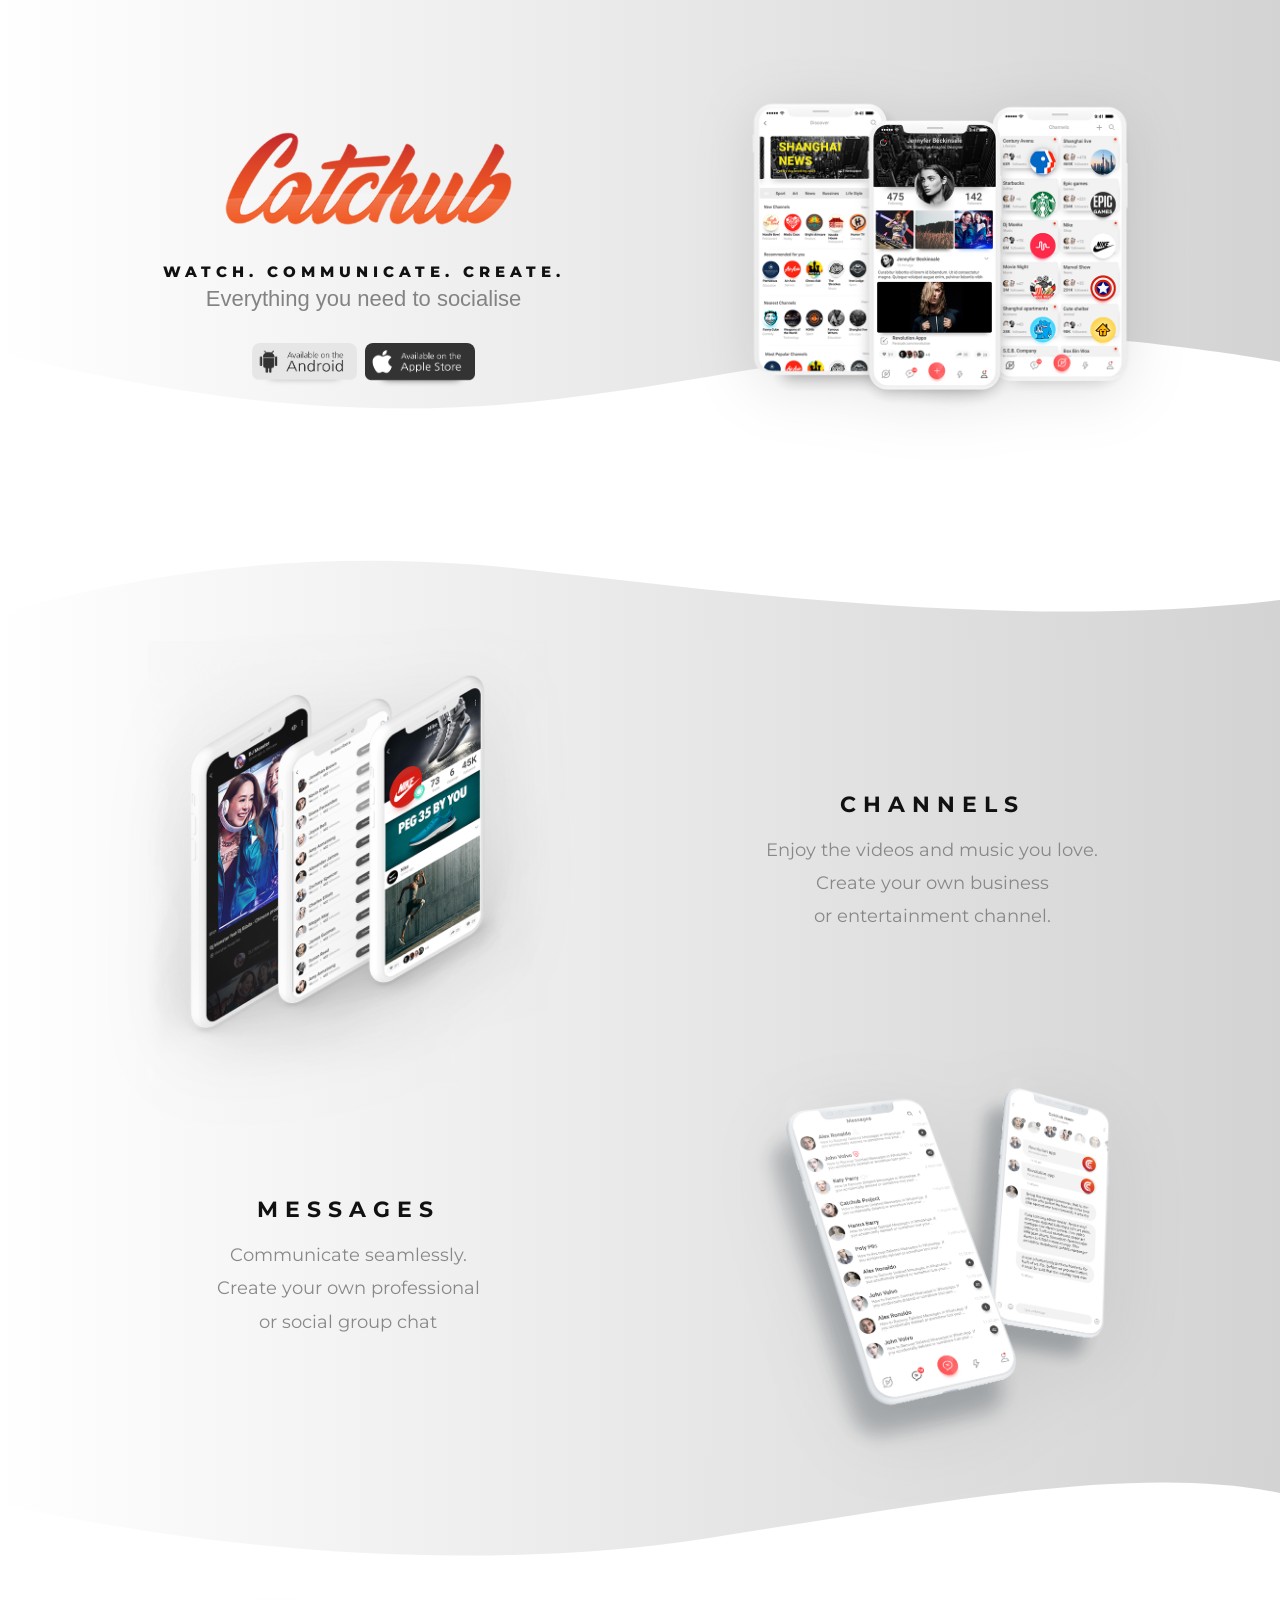
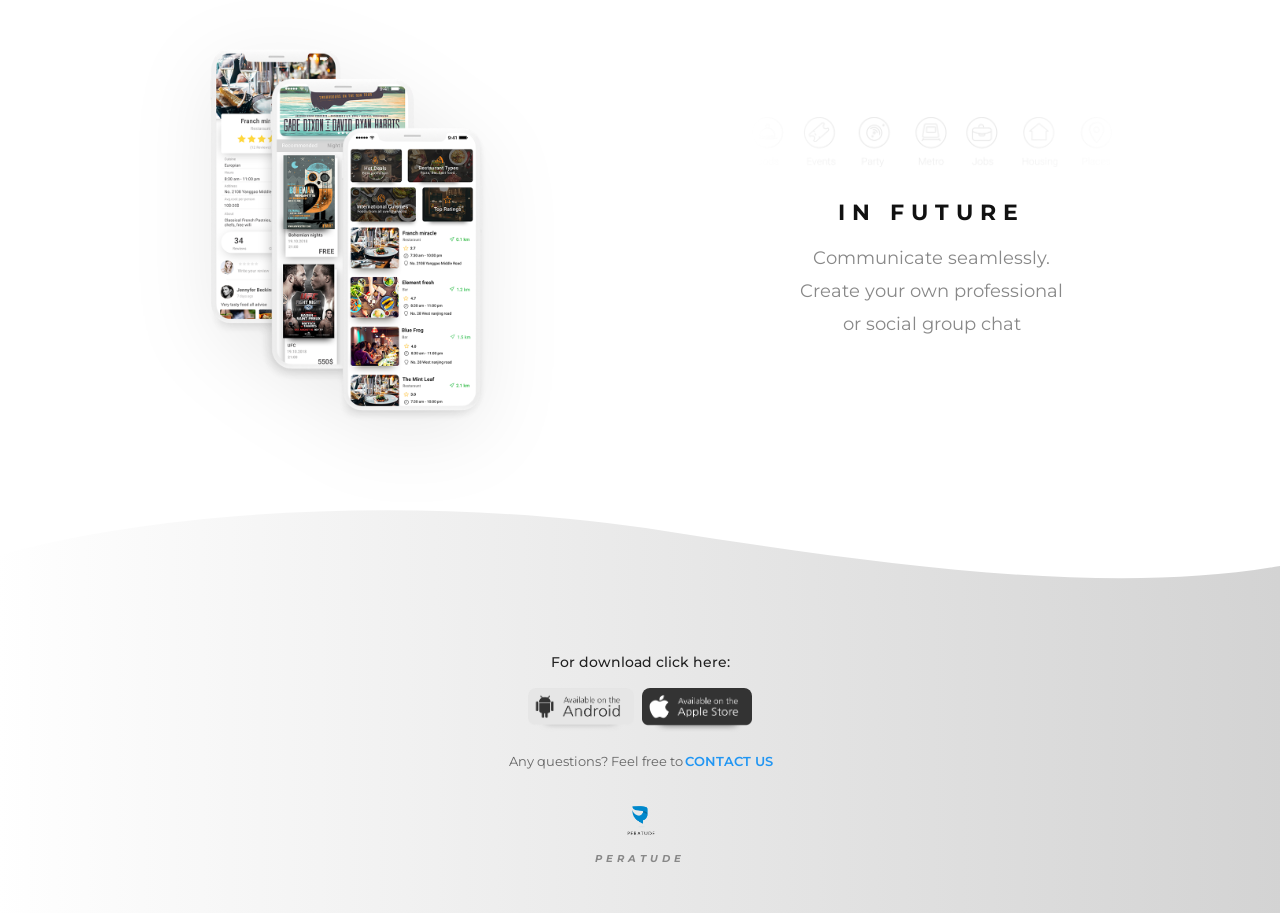
<file: task2_/index.html>
<!DOCTYPE html>
<html lang="en">
<head>
  <meta charset="UTF-8" />
  <meta name="viewport" content="width=device-width, initial-scale=1.0"/>
  <title>Catchhub – Watch. Communicate. Create.</title>
  <link href="https://fonts.googleapis.com/css2?family=Montserrat:wght@300;400;500;600;700;800&display=swap" rel="stylesheet"/>
  <link rel="stylesheet" href="style.css">
</head>
<body>

  <!-- ══════════ HERO ══════════
       gradient: white(left) → #D3D3D3(right)
       phones sit ON TOP of the bottom wave
  -->
  <article class="hero-wrapper">
    <section class="hero">
      <article class="hero-left">
        <figure class="hero-logo"><img src="./Design.jpg/logo.png" alt="Catchhub" /></figure>
        <p class="hero-tagline">Watch. Communicate. Create.</p>
        <p class="hero-sub">Everything you need to socialise</p>
        <nav class="store-buttons">
          <figure class="store-btn"><img src="./Design.jpg/play_store.png" alt="Android" /></figure>
          <figure class="store-btn"><img src="./Design.jpg/app_store.png" alt="App Store" /></figure>
        </nav>
      </article>
      <figure class="hero-right">
        <img src="./Design.jpg/top_screens.png" alt="App screens" />
      </figure>
    </section>

    <!--
      Bottom wave of Hero:
      Single big smooth hump — rises from left edge,
      peaks at ~55% across, drops back to right.
      The phone image overlaps this wave from above (z-index:2 on phones).
    -->
    <figure class="hero-wave">
      <svg viewBox="0 0 1440 130" xmlns="http://www.w3.org/2000/svg" preserveAspectRatio="none" height="130">
        <path d="
          M0,0
          L0,60
          C180,100 380,130 600,110
          C820,90  1050,30  1280,50
          C1360,58 1410,65 1440,70
          L1440,130 L0,130 Z
        " fill="#ffffff"/>
      </svg>
    </figure>
  </article>

  <!-- ══════════ WHITE GAP ══════════
       Pure white breathing space, no content
  -->
  <aside class="white-gap"></aside>

  <!-- ══════════ CHANNELS + MESSAGES BAND ══════════
       Top wave: white → gray band
  -->
  <figure class="band-wave-top">
    <svg viewBox="0 0 1440 110" xmlns="http://www.w3.org/2000/svg" preserveAspectRatio="none" height="110">
      <!-- gray fills from bottom, wave cuts into white above -->
      <path d="
        M0,110
        L0,70
        C200,20  450,0   700,30
        C950,60  1200,90 1440,55
        L1440,110 Z
      " fill="white"/>
      <!-- left side stays white longer due to gradient feel -->
      <path d="
        M0,110
        L0,80
        C150,40  350,10  600,35
        C850,60  1150,95 1440,65
        L1440,110 Z
      " fill="url(#topBandGrad)"/>
      <defs>
        <linearGradient id="topBandGrad" x1="0" y1="0" x2="1" y2="0">
          <stop offset="0%"   stop-color="#ffffff"/>
          <stop offset="100%" stop-color="#D3D3D3"/>
        </linearGradient>
      </defs>
    </svg>
  </figure>

  <!-- gray band with channels + messages -->
  <section class="channels-messages-band">

    <!-- CHANNELS -->
    <section class="channels-section">
      <figure class="channels-image">
        <img src="./Design.jpg/sec_screens.png" alt="Channels" />
      </figure>
      <article class="channels-text">
        <h2 class="section-title">Channels</h2>
        <p class="section-desc">
          Enjoy the videos and music you love.<br/>
          Create your own business<br/>
          or entertainment channel.
        </p>
      </article>
    </section>

    <!-- MESSAGES -->
    <section class="messages-section">
      <article class="messages-text">
        <h2 class="section-title">Messages</h2>
        <p class="section-desc">
          Communicate seamlessly.<br/>
          Create your own professional<br/>
          or social group chat
        </p>
      </article>
      <figure class="messages-image">
        <img src="./Design.jpg/thhh_screens.png" alt="Messages" />
      </figure>
    </section>

  </section>

  <!-- Bottom wave: gray band → white (In Future section) -->
  <figure class="band-wave-bottom">
    <svg viewBox="0 0 1440 110" xmlns="http://www.w3.org/2000/svg" preserveAspectRatio="none" height="110">
      <path d="
        M0,0
        L0,50
        C250,100 550,120 800,85
        C1050,50 1280,10 1440,40
        L1440,0 Z
      " fill="url(#bottomBandGrad)"/>
      <path d="
        M0,110
        L1440,110
        L1440,40
        C1280,10  1050,50 800,85
        C550,120  250,100 0,50 Z
      " fill="#ffffff"/>
      <defs>
        <linearGradient id="bottomBandGrad" x1="0" y1="0" x2="1" y2="0">
          <stop offset="0%"   stop-color="#ffffff"/>
          <stop offset="100%" stop-color="#D3D3D3"/>
        </linearGradient>
      </defs>
    </svg>
  </figure>

  <!-- ══════════ IN FUTURE ══════════
       White background, curvy top already done by wave above
  -->
  <section class="future-section">
    <figure class="future-phones">
      <img src="./Design.jpg/for_screens.png" alt="Future features" />
    </figure>
    <article class="future-content">
      <figure class="future-icons">
        <img src="./Design.jpg/vectors.png" alt="Future icons" />
      </figure>
      <h2 class="section-title">In Future</h2>
      <p class="section-desc">
        Communicate seamlessly.<br/>
        Create your own professional<br/>
        or social group chat
      </p>
    </article>
  </section>

  <!-- ══════════ FOOTER WAVE ══════════
       white → gray gradient wave going into footer
  -->
  <figure class="footer-wave-top">
    <svg viewBox="0 0 1440 110" xmlns="http://www.w3.org/2000/svg" preserveAspectRatio="none" height="110">
      <path d="
        M0,110
        L0,60
        C200,10  500,0   750,35
        C1000,70 1250,100 1440,70
        L1440,110 Z
      " fill="url(#footerWaveGrad)"/>
      <defs>
        <linearGradient id="footerWaveGrad" x1="0" y1="0" x2="1" y2="0">
          <stop offset="0%"   stop-color="#ffffff"/>
          <stop offset="100%" stop-color="#D3D3D3"/>
        </linearGradient>
      </defs>
    </svg>
  </figure>

  <!-- ══════════ FOOTER ══════════
       gradient: white(left) → #D3D3D3(right)
  -->
  <footer class="footer-cta">
    <p class="footer-download-label">For download click here:</p>
    <nav class="store-buttons">
      <figure class="store-btn"><img src="./Design.jpg/play_store.png" alt="Android" /></figure>
      <figure class="store-btn"><img src="./Design.jpg/app_store.png" alt="App Store" /></figure>
    </nav>
    <p class="footer-contact">
      Any questions? Feel free to <a href="#">CONTACT US</a>
    </p>
    <address class="footer-brand">
      <img src="./Design.jpg/peratude.png" alt="Peratude" />
      <span>Peratude</span>
    </address>
  </footer>

</body>
</html>
</file>
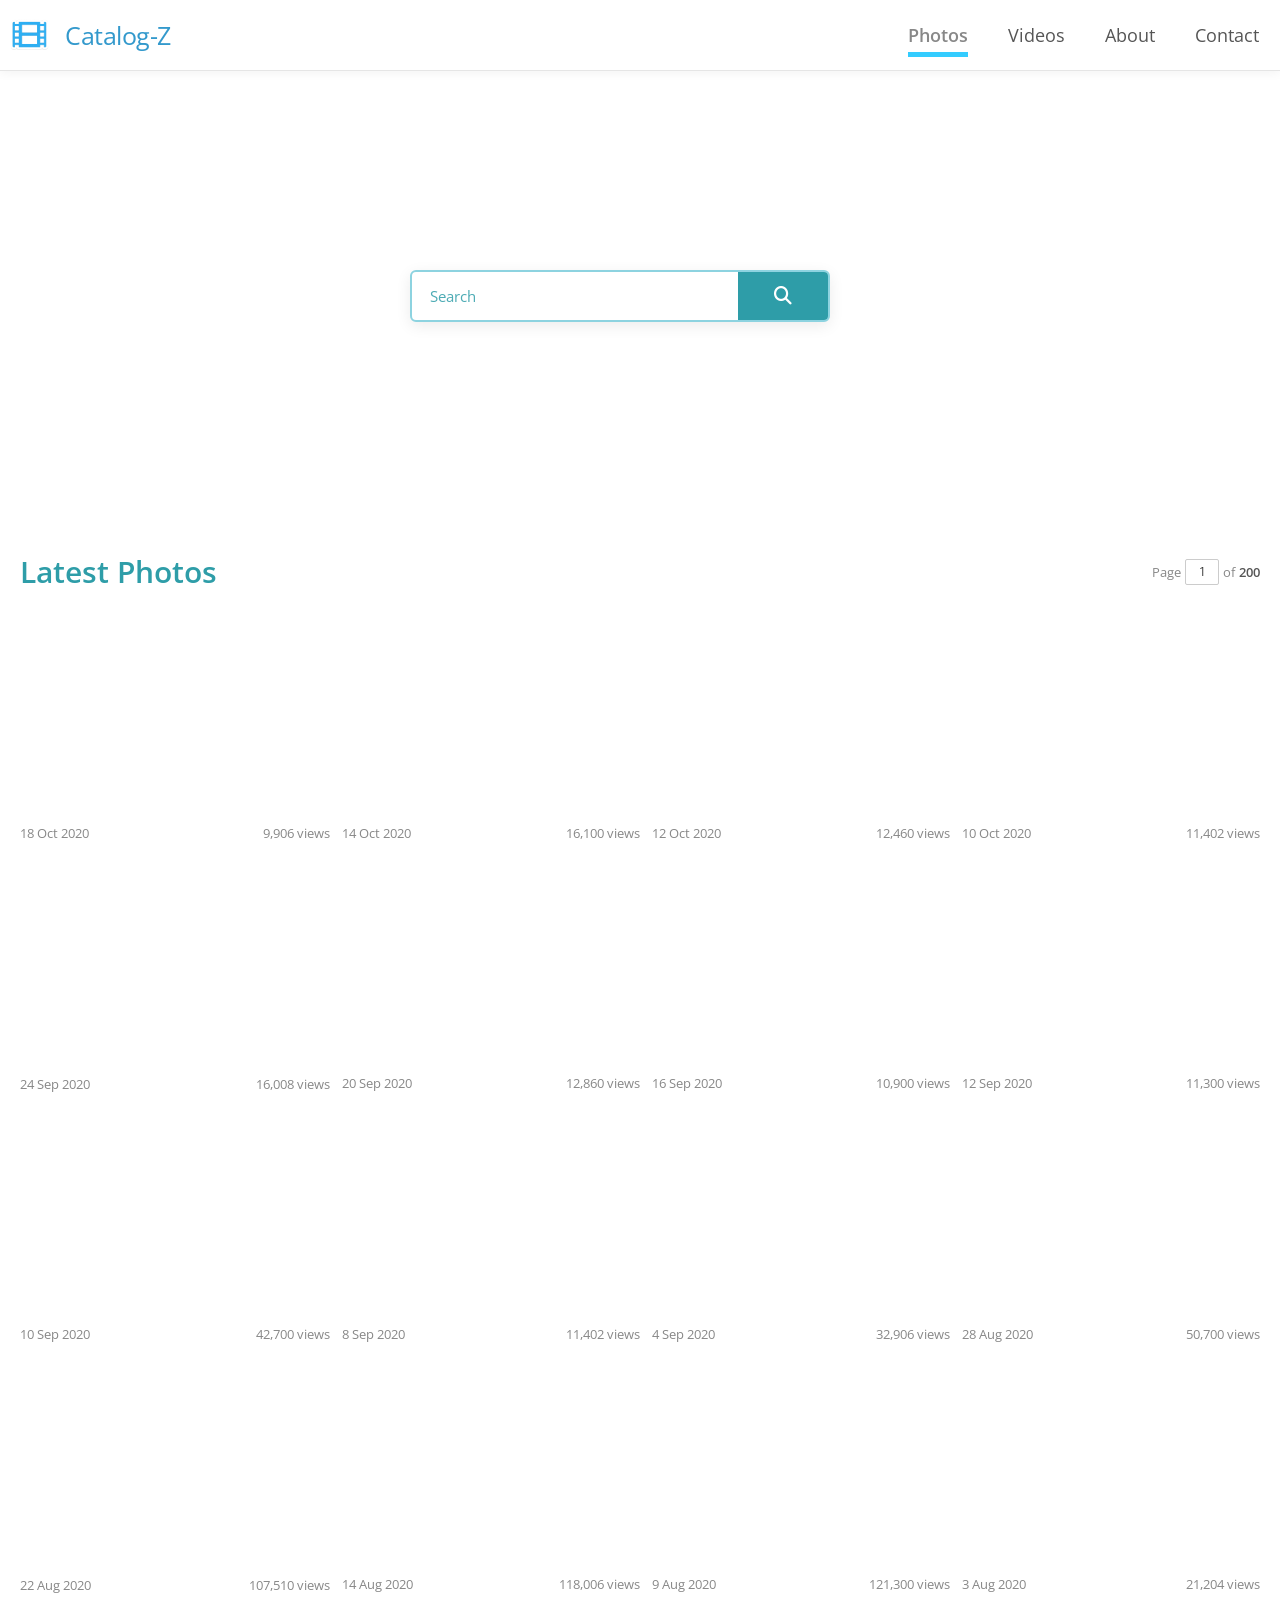
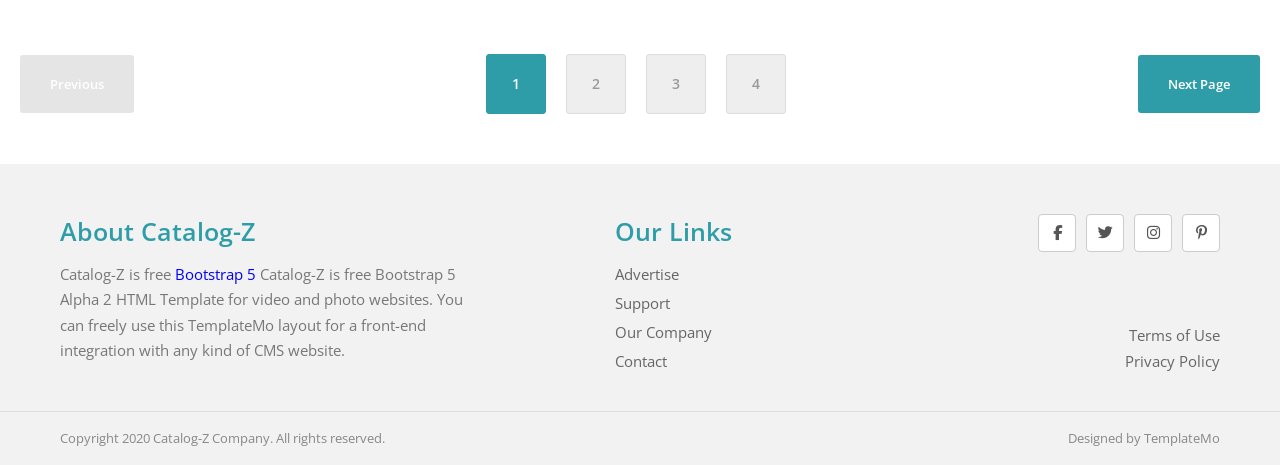
<file: task3_Catalog-Z Layout/index.html>
<!DOCTYPE html>
<html lang="en">

<head>
  <meta charset="UTF-8" />
  <meta name="viewport" content="width=device-width, initial-scale=1.0" />
  <title>Catalog Z – Latest Photos</title>
  <link rel="stylesheet" href="style.css" />
  <link href="https://fonts.googleapis.com/css2?family=Open+Sans:wght@300;400;600;700&display=swap" rel="stylesheet" />
  <link rel="stylesheet" href="https://cdnjs.cloudflare.com/ajax/libs/font-awesome/6.4.0/css/all.min.css" />
</head>

<body>

  <!-- ══════════ TOP NAV ══════════ -->
  <header class="top-nav">
    <nav class="nav-inner">
      <a href="index.html" class="brand">
        <img src="./image_assets/logo1.PNG" alt="Catalog-Z Logo" class="brand-logo">
        <span class="brand-name">Catalog-Z</span>
      </a>

      <ul class="nav-links">
        <li><a href="index.html" class="active photos">Photos</a></li>
        <li><a class="videos" href="videos.html">Videos</a></li>
        <li><a class="about" href="About.html">About</a></li>
        <li><a class="contact" href="contact.html">Contact</a></li>
      </ul>

      <button class="hamburger" id="hamburger" aria-label="Menu">
        <i class="fa fa-bars"></i>
      </button>
    </nav>

    <!-- Mobile Menu -->
    <ul class="mobile-menu" id="mobileMenu">
      <li><a href="index.html" class="active">Photos</a></li>
      <li><a href="videos.html">Videos</a></li>
      <li><a href="About.html">About</a></li>
      <li><a href="contact.html">Contact</a></li>
    </ul>
  </header>

  <!-- ══════════ HERO BANNER ══════════
       Full-width background image (pelican/water)
       Search box centered
  ══════════ -->
  <section class="hero-banner">
    <div class="hero-content">
      <div class="search-box">
        <input type="text" placeholder="Search" />
        <button type="button"><i class="fa fa-search"></i></button>
      </div>
    </div>
  </section>

  <!-- ══════════ MAIN CONTENT ══════════ -->
  <main class="main-content">

    <div class="content-header">
      <h2 class="section-heading">Latest Photos</h2>
      <span class="page-info">
        Page <input type="text" class="page-input" value="1" readonly /> of <strong>200</strong>
      </span>
    </div>

    <!-- Photo Grid — 4 columns full width -->
    <div class="photo-grid">

      <figure class="photo-item">
        <div class="photo-thumb"
          style="background-image:url('https://templatemo.com/templates/templatemo_556_catalog_z/img/img-03.jpg')">
          <div class="photo-overlay">
            <p class="photo-title">CLOCKS</p>
          </div>
        </div>
        <figcaption class="photo-meta"><span>18 Oct 2020</span><span>9,906 views</span></figcaption>
      </figure>

      <figure class="photo-item">
        <div class="photo-thumb"
          style="background-image:url('https://templatemo.com/templates/templatemo_556_catalog_z/img/img-04.jpg')">
          <div class="photo-overlay">
            <p class="photo-title">PLANTS</p>
          </div>
        </div>
        <figcaption class="photo-meta"><span>14 Oct 2020</span><span>16,100 views</span></figcaption>
      </figure>

      <figure class="photo-item">
        <div class="photo-thumb"
          style="background-image:url('https://templatemo.com/templates/templatemo_556_catalog_z/img/img-05.jpg')">
          <div class="photo-overlay">
            <p class="photo-title">MORNING</p>
          </div>
        </div>
        <figcaption class="photo-meta"><span>12 Oct 2020</span><span>12,460 views</span></figcaption>
      </figure>

      <figure class="photo-item">
        <div class="photo-thumb"
          style="background-image:url('https://templatemo.com/templates/templatemo_556_catalog_z/img/img-06.jpg')">
          <div class="photo-overlay">
            <p class="photo-title">PINKEY</p>
          </div>
        </div>
        <figcaption class="photo-meta"><span>10 Oct 2020</span><span>11,402 views</span></figcaption>
      </figure>

      <figure class="photo-item">
        <div class="photo-thumb"
          style="background-image:url('https://templatemo.com/templates/templatemo_556_catalog_z/img/img-01.jpg')">
          <div class="photo-overlay">
            <p class="photo-title">HANGERS</p>
          </div>
        </div>
        <figcaption class="photo-meta"><span>24 Sep 2020</span><span>16,008 views</span></figcaption>
      </figure>

      <figure class="photo-item">
        <div class="photo-thumb"
          style="background-image:url('https://templatemo.com/templates/templatemo_556_catalog_z/img/img-02.jpg')">
          <div class="photo-overlay">
            <p class="photo-title">PERFUMES</p>
          </div>
        </div>
        <figcaption class="photo-meta"><span>20 Sep 2020</span><span>12,860 views</span></figcaption>
      </figure>

      <figure class="photo-item">
        <div class="photo-thumb"
          style="background-image:url('https://templatemo.com/templates/templatemo_556_catalog_z/img/img-07.jpg')">
          <div class="photo-overlay">
            <p class="photo-title">BUS</p>
          </div>
        </div>
        <figcaption class="photo-meta"><span>16 Sep 2020</span><span>10,900 views</span></figcaption>
      </figure>

      <figure class="photo-item">
        <div class="photo-thumb"
          style="background-image:url('https://templatemo.com/templates/templatemo_556_catalog_z/img/img-08.jpg')">
          <div class="photo-overlay">
            <p class="photo-title">NEW YORK</p>
          </div>
        </div>
        <figcaption class="photo-meta"><span>12 Sep 2020</span><span>11,300 views</span></figcaption>
      </figure>

      <figure class="photo-item">
        <div class="photo-thumb"
          style="background-image:url('https://templatemo.com/templates/templatemo_556_catalog_z/img/img-09.jpg')">
          <div class="photo-overlay">
            <p class="photo-title">ABSTRACT</p>
          </div>
        </div>
        <figcaption class="photo-meta"><span>10 Sep 2020</span><span>42,700 views</span></figcaption>
      </figure>

      <figure class="photo-item">
        <div class="photo-thumb"
          style="background-image:url('https://templatemo.com/templates/templatemo_556_catalog_z/img/img-10.jpg')">
          <div class="photo-overlay">
            <p class="photo-title">FLOWERS</p>
          </div>
        </div>
        <figcaption class="photo-meta"><span>8 Sep 2020</span><span>11,402 views</span></figcaption>
      </figure>

      <figure class="photo-item">
        <div class="photo-thumb"
          style="background-image:url('https://templatemo.com/templates/templatemo_556_catalog_z/img/img-11.jpg')">
          <div class="photo-overlay">
            <p class="photo-title">ROSY</p>
          </div>
        </div>
        <figcaption class="photo-meta"><span>4 Sep 2020</span><span>32,906 views</span></figcaption>
      </figure>

      <figure class="photo-item">
        <div class="photo-thumb"
          style="background-image:url('https://templatemo.com/templates/templatemo_556_catalog_z/img/img-12.jpg')">
          <div class="photo-overlay">
            <p class="photo-title">ROCKI</p>
          </div>
        </div>
        <figcaption class="photo-meta"><span>28 Aug 2020</span><span>50,700 views</span></figcaption>
      </figure>

      <figure class="photo-item">
        <div class="photo-thumb"
          style="background-image:url('https://templatemo.com/templates/templatemo_556_catalog_z/img/img-13.jpg')">
          <div class="photo-overlay">
            <p class="photo-title">PURPLE</p>
          </div>
        </div>
        <figcaption class="photo-meta"><span>22 Aug 2020</span><span>107,510 views</span></figcaption>
      </figure>

      <figure class="photo-item">
        <div class="photo-thumb"
          style="background-image:url('https://templatemo.com/templates/templatemo_556_catalog_z/img/img-14.jpg')">
          <div class="photo-overlay">
            <p class="photo-title">SEA</p>
          </div>
        </div>
        <figcaption class="photo-meta"><span>14 Aug 2020</span><span>118,006 views</span></figcaption>
      </figure>

      <figure class="photo-item">
        <div class="photo-thumb"
          style="background-image:url('https://templatemo.com/templates/templatemo_556_catalog_z/img/img-15.jpg')">
          <div class="photo-overlay">
            <p class="photo-title">TURTLE</p>
          </div>
        </div>
        <figcaption class="photo-meta"><span>9 Aug 2020</span><span>121,300 views</span></figcaption>
      </figure>

      <figure class="photo-item">
        <div class="photo-thumb"
          style="background-image:url('https://templatemo.com/templates/templatemo_556_catalog_z/img/img-16.jpg')">
          <div class="photo-overlay">
            <p class="photo-title">PEACE</p>
          </div>
        </div>
        <figcaption class="photo-meta"><span>3 Aug 2020</span><span>21,204 views</span></figcaption>
      </figure>

    </div><!-- /photo-grid -->

    <!-- Pagination -->
    <nav class="pagination">
      <button class="btn-page btn_prev" disabled>Previous</button>
      <div class="page-numbers">
        <button class="page-btn active">1</button>
        <button class="page-btn">2</button>
        <button class="page-btn ">3</button>
        <button class="page-btn">4</button>
      </div>
      <button class="btn-page btn-next">Next Page</button>
    </nav>

  </main>

  <!-- ══════════ FOOTER ══════════ -->
  <footer class="site-footer">
    <div class="footer-inner">

      <!-- LEFT: About -->
      <div class="footer-about">
        <h4>About Catalog-Z</h4>
        <p>Catalog-Z is free <a href="https://getbootstrap.com/">Bootstrap 5</a> Catalog-Z is free Bootstrap 5 Alpha 2
          HTML Template for video and photo websites. You can freely use this TemplateMo layout for a front-end
          integration with any kind of CMS website.</p>
      </div>

      <!-- CENTER: Our Links -->
      <div class="footer-links-col">
        <h4>Our Links</h4>
        <ul class="footer-links-list">
          <li><a href="#">Advertise</a></li>
          <li><a href="#">Support</a></li>
          <li><a href="#">Our Company</a></li>
          <li><a href="#">Contact</a></li>
        </ul>
      </div>

      <!-- RIGHT: Social + Terms -->
      <div class="footer-social-col">
        <nav class="social-icons">
          <a href="#" aria-label="Facebook"><i class="fab fa-facebook-f"></i></a>
          <a href="#" aria-label="Twitter"><i class="fab fa-twitter"></i></a>
          <a href="#" aria-label="Instagram"><i class="fab fa-instagram"></i></a>
          <a href="#" aria-label="Pinterest"><i class="fab fa-pinterest-p"></i></a>
        </nav>

        <div class="footer-terms">
          <a href="#">Terms of Use</a>
          <a href="#">Privacy Policy</a>
        </div>
      </div>

    </div>

    <!-- BOTTOM -->
    <div class="footer-bottom">
      <p>Copyright 2020 Catalog-Z Company. All rights reserved.</p>
      <p class="designed-by">Designed by <a href="#">TemplateMo</a></p>
    </div>
  </footer>

  <script>
    document.getElementById('hamburger').addEventListener('click', function () {
      document.getElementById('mobileMenu').classList.toggle('open');
    });
  </script>

</body>

</html>
</file>
<file: task2_/style.css>
*, *::before, *::after { box-sizing: border-box; margin: -1px ; padding: 0;  }

    body {
      font-family: 'Montserrat', sans-serif;
      background: #ffffff;
      color: #1a1a1a;
      overflow-x: hidden;
    }

    /* ══════════════════════════════════════════
       SECTION 1 — HERO
       Background: gradient LEFT=white → RIGHT=#D3D3D3
       Bottom border: wavy SVG that passes BEHIND the phone image
    ══════════════════════════════════════════ */
   .hero-wrapper {
    position: relative;
    background: linear-gradient(to right, #ffffff 0%, #D3D3D3 100%);
    overflow: visible;
    padding-top: 40px; /* gives breathing room at the top */
}

.hero {
    display: grid;
    grid-template-columns: 1fr 1fr;
    align-items: flex-start;
    padding: 40px 80px 60px 100px;
    gap: 40px;
    max-width: 1400px;
    margin: 0 auto;
}

.hero-left {
    display: flex;
    flex-direction: column;
    align-items: center;        /* Centers logo + texts horizontally */
    text-align: center;         /* Centers text */
    padding-top: 30px;
}

.hero-logo {
    margin-bottom: 0px;
}

.hero-logo img {
    width: 350px;
    display: block;
}

.hero-tagline {
    font-size: 15px;
    font-weight: 800;
    letter-spacing: 5px;
    text-transform: uppercase;
    color: #111;
    margin-bottom: 6px;
}

.hero-sub {
    font-size: 22px;
    color: #838383;
    margin-bottom: 34px;
    font-family:'Gill Sans', 'Gill Sans MT', Calibri, 'Trebuchet MS', sans-serif;
}

.store-buttons {
    display: flex;
    gap: 15px;
    justify-content: center;   /* Centers the store buttons */
    z-index: 2;
  }

.store-btn img {
    height: 80px; /* adjust if needed */
    display: block;
    
}

.hero-right {
    display: flex;
    justify-content: center;
    align-items: center;
}
    .store-buttons { display: flex; gap: 12px; flex-wrap: wrap; }
    .store-btn img {
      height: 44px;
      border-radius: 8px;
      cursor: pointer;
      display: block;
      transition: transform 0.2s;
    }
    .store-btn img:hover { transform: translateY(-2px); }

    .hero-right {
      display: flex;
      justify-content: center;
      align-items: flex-end;
      position: relative;
      z-index: 2; /* sits ON TOP of the wave */
    }
    .hero-right img {
      height: auto;
      width: 100%;
      max-width: 430px;
      display: block;
      filter: drop-shadow(0 10px 30px rgba(0,0,0,0.10));
    }

    /* Wave sits at bottom of hero, phones overlap it */
    .hero-wave {
      display: block;
      width: 100%;
      overflow: hidden;
      line-height: 0;
      margin-top: -200px;
      position: relative;
      z-index: 1; /* BEHIND the phones */
    }
    .hero-wave svg { display: block; width: 100%; }


    /* ══════════════════════════════════════════
       SECTION 2 — WHITE GAP
       Pure white space between hero and channels/messages
       No content, just breathing room
    ══════════════════════════════════════════ */
    .white-gap {
      background: #ffffff;
      height: 117px;
    }


    /* ══════════════════════════════════════════
       SECTION 3 — CHANNELS + MESSAGES COMBINED
       Background: gradient LEFT=white → RIGHT=#D3D3D3
       Wavy border on TOP and BOTTOM
       Both sections sit inside this one gray band
    ══════════════════════════════════════════ */

    /* Top wave of channels+messages band */
    .band-wave-top {
      display: block; width: 100%; overflow: hidden; line-height: 0;
      background: #ffffff; /* page bg above */
    }
    .band-wave-top svg { display: block; width: 100%; }

    /* The gray band itself */
    .channels-messages-band {
      background: linear-gradient(to right, #ffffff 0%, #D3D3D3 100%);
      padding: 0px 0px;
    }

    /* CHANNELS row */
    .channels-section {
      display: grid;
      grid-template-columns: 1fr 1fr;
      align-items: center;
      padding: 0px 80px 0px 80px;
      gap: 40px;
    }
    .channels-image { display: flex; justify-content: center; }
    .channels-image img {
      width: 150%;
      max-width: 400px;
      filter: drop-shadow(0 20px 40px rgba(0,0,0,0.08));
    }
    .channels-text { text-align: center; }

    /* MESSAGES row */
    .messages-section {
      display: grid;
      grid-template-columns: 1fr 1fr;
      align-items: center;
      padding: 0px 80px 0px 80px;
      gap: 40px;
    }
    .messages-text { text-align: center; }
    .messages-image { display: flex; justify-content: center; }
    .messages-image img {
      width: 100%;
      max-width: 360px;
      filter: drop-shadow(0 20px 40px rgba(0,0,0,0.08));
    }

    /* Bottom wave of channels+messages band */
    .band-wave-bottom {
      display: block; width: 100%; overflow: hidden; line-height: 0;
      background: linear-gradient(to right, #ffffff 0%, #D3D3D3 100%);
    }
    .band-wave-bottom svg { display: block; width: 100%; }


    /* ══════════════════════════════════════════
       SECTION 4 — IN FUTURE
       White background with curvy/wavy top border
       (wave already drawn by band-wave-bottom above)
    ══════════════════════════════════════════ */
    .future-section {
      background: #ffffff;
      display: grid;
      grid-template-columns: 1fr 1fr;
      align-items: center;
      padding: 60px 80px 60px 80px;
      gap: 40px;
      min-height: 460px;
    }
    .future-phones { display: flex; justify-content: center; }
    .future-phones img {
      width: 100%;
      max-width: 340px;
      filter: drop-shadow(0 20px 40px rgba(0,0,0,0.08));
    }
    .future-content { text-align: center; }
    .future-icons { margin-bottom: 30px; }
    .future-icons img { width: 100%; max-width: 360px; opacity: 0.5; }


    /* ══════════════════════════════════════════
       SECTION 5 — FOOTER
       Wavy top border + gradient LEFT=white → RIGHT=#D3D3D3
    ══════════════════════════════════════════ */

    /* Wave going INTO footer (white → gray) */
    .footer-wave-top {
      display: block; width: 100%; overflow: hidden; line-height: 0;
      background: #ffffff; /* section above is white */
    }
    .footer-wave-top svg { display: block; width: 100%; }

    .footer-cta {
      background: linear-gradient(to right, #ffffff 0%, #D3D3D3 100%);
      padding: 50px 40px 40px;
      text-align: center;
    }
    .footer-download-label {
      font-size: 14px;
      font-weight: 500;
      color: #222;
      margin-bottom: 20px;
    }
    .footer-cta .store-buttons { justify-content: center; margin-bottom: 24px; }
    .footer-contact { font-size: 12.5px; color: #666; margin: 0 0 32px; }
    .footer-contact a { color: #2196f3; text-decoration: none; font-weight: 600; }
    .footer-brand {
      display: flex; flex-direction: column;
      align-items: center; gap: 10px; padding-bottom: 10px;
    }
    .footer-brand img { width: 44px; }
    .footer-brand span {
      font-size: 10px; font-weight: 700;
      letter-spacing: 4px; color: #888;
      text-transform: uppercase;
    }


    /* ══════════════════════════════════════════
       SHARED TEXT STYLES
    ══════════════════════════════════════════ */
    .section-title {
      font-size: 22px;
      font-weight: 700;
      letter-spacing: 7px;
      text-transform: uppercase;
      color: #111;
      margin-bottom: 16px;
    }
    .section-desc {
      font-size: 17.5px;
      font-weight: 400;
      color: #888;
      line-height: 1.9;
    }


    /* ══════════════════════════════════════════
       RESPONSIVE
    ══════════════════════════════════════════ */
    @media (max-width: 768px) {
      .hero, .channels-section, .messages-section, .future-section {
        grid-template-columns: 1fr;
        padding: 40px 24px 30px;
        text-align: center;
      }
      .store-buttons { justify-content: center; }
    }
</file>
<file: task3_Catalog-Z Layout/style.css>
/* ═══════════════════════════
   RESET & BASE
═══════════════════════════ */
*, *::before, *::after {
  box-sizing: border-box;
  margin: 0;
  padding: 0;
}

html, body {
  width: 100%;
}

body {
  font-family: 'Open Sans', sans-serif;
  font-size: 13px;
  color: #444;
  background: #fff;
}

ul { list-style: none; }

/* ═══════════════════════════
   TOP NAVIGATION
═══════════════════════════ */
/* Reset for links */
a { text-decoration: none; color: inherit; }

/* ===================== TOP NAV ===================== */
.top-nav {
    background: #fff;
    border-bottom: 1px solid #e5e5e5;
    position: sticky;
    top: 0;
    z-index: 1000;
    box-shadow: 0 2px 10px rgba(0, 0, 0, 0.05);
}

.nav-inner {
    max-width: auto;
    margin: 0 auto;
    padding: 0 5px;
    display: flex;
    align-items: center;
    justify-content: space-between;
    height: 70px;
}

/* ===================== BRAND / LOGO ===================== */
.brand {
    display: flex;
    align-items: center;
    gap: 10px;
    transition: all 0.3s ease;
}

.brand:hover {
    color: #009999;
}

/* Logo Image */
.brand-logo {
    width: 50px;
    height: 50px;
    object-fit: contain;
    transition: all 0.6s ease;
}

/* Change logo on hover */
.brand:hover .brand-logo {
    content: url("./image_assets/logo2.PNG");
}

/* Brand Name */
.brand-name {
    font-size: 25px;
    letter-spacing: -0.5px;
    color: #3399cc;
    white-space: nowrap;
    transition: color 0.3s ease;
}

.brand:hover .brand-name {
    color: #009999;
}

/* ===================== NAV LINKS ===================== */
.nav-links {
    display: flex;
    align-items: center;
    gap: 8px;
    list-style: none;
    margin: 0;
    padding: 0;
}

.nav-links li a {
    font-size: 16.5px;
    color: #555;
    padding: 8px 16px;
    position: relative;
    transition: color 0.3s ease;
}

.nav-links li a:hover {
    color: #2e9da8;
}


/* Underline effect on hover */
/* Base underline for all links */
.nav-links li a {
    font-size: 17.5px;
    color: #555;
    padding: 8px 16px;
    position: relative;
    transition: color 0.3s ease;
}

/* Default hover underline */
.nav-links li a::after {
    content: '';
    position: absolute;
    bottom: -2px;
    left: 16px;
    width: 0;
    height: 5px;
    background: #33CCFF;           /* Default color (Photos) */
    transition: width 0.3s ease;
}

/* Individual colors on hover */
.nav-links li a.videos::after {
    background: #FF3366;
}

.nav-links li a.about::after {
    background: #33CC66;
}

.nav-links li a.contact::after {
    background: #CC66CC;
}

/* Hover effect - expand underline */
.nav-links li a:hover::after {
    width: calc(100% - 32px);
}

/* ===================== ACTIVE STATE ===================== */

/* Active link color */
.nav-links li a.active {
    color: #888;
    font-weight: 600;
}

/* Active underline with matching color */
.nav-links li a.active::after {
    width: calc(100% - 32px);     /* Full underline when active */
    transition: none;
}

/* Individual active colors */
.nav-links li a.photos.active::after,
.nav-links li a.active.photos::after {
    background: #33CCFF;
}

.nav-links li a.videos.active::after {
    background: #FF3366;
}

.nav-links li a.about.active::after {
    background: #33CC66;
}

.nav-links li a.contact.active::after {
    background: #CC66CC;
}

/* ===================== HAMBURGER & MOBILE MENU ===================== */
.hamburger {
    display: none;
    background: none;
    border: none;
    font-size: 24px;
    color: #555;
    cursor: pointer;
}

.mobile-menu {
    display: none;
    flex-direction: column;
    background: #fff;
    border-top: 1px solid #eee;
    padding: 10px 30px;
    list-style: none;
}

.mobile-menu li a {
    display: block;
    padding: 12px 0;
    color: #444;
    font-size: 15px;
    border-bottom: 1px solid #f0f0f0;
}

.mobile-menu li a:hover,
.mobile-menu li a.active {
    color: #2e9da8;
}

/* ===================== RESPONSIVE ===================== */
@media (max-width: 768px) {
    .nav-links {
        display: none;
    }
    
    .hamburger {
        display: block;
    }
    
    .mobile-menu {
        display: none;
    }
    
    .mobile-menu.open {
        display: flex;
    }
    
    .brand-logo {
        width: 34px;
        height: 34px;
    }
    
    .brand-name {
        font-size: 20px;
    }
}
/* ═══════════════════════════
   HERO BANNER
   Full-width fixed background (pelican/water scene)
   Shows on just the hero strip
═══════════════════════════ */
.hero-banner {
    position: relative;
    width: 100%;
    height: 450px;                    /* Increase height for better look */
    display: flex;
    align-items: center;
    justify-content: center ;
    overflow: hidden;
    
    /* Fixed Background Image */
    background-image: url('https://templatemo.com/templates/templatemo_556_catalog_z/img/hero.jpg');
    background-size: contain;
    background-position: center 40%;     /* Adjust to show pelican nicely */
    background-attachment: fixed;        /* ← This makes it fixed on scroll */
    background-repeat: no-repeat;
}

.hero-content {
    position: relative;
    z-index: 2;
    width: 100%;
    max-width: 500px;
    padding: 0 20px;
    text-align: center;
}

.search-box {
    display: flex;
    align-items: center;
    width: 420px;
    max-width: 100%;
    border: 2px solid #8dd3e0;           /* Light teal border */
    border-radius: 6px;
    overflow: hidden;
    box-shadow: 0 4px 15px rgba(0, 0, 0, 0.08);
    transition: all 0.3s ease;
    background: #fff;
}

.search-box:focus-within {
    border-color: #2e9da8;               /* Brighter teal on focus */
    box-shadow: 0 8px 20px rgba(46, 157, 168, 0.25);
    outline: none;
}

.search-box input {
    flex: 1;
    height: 48px;
    padding: 0 18px;
    font-size: 15px;
    font-family: 'Open Sans', sans-serif;
    border: none;
    outline: none;
    background: transparent;
    color: #2e9da8;
}

.search-box input::placeholder {
    color: #2e9da8;
    opacity: 0.85;
}

.search-box button {
    height: 48px;
    width: 90px;
    background: #2e9da8;
    border: none;
    color: white;
    font-size: 18px;
    cursor: pointer;
    display: flex;
    align-items: center;
    justify-content: center;
    transition: all 0.2s ease ;
}

.search-box button:hover {
    background: #247f89;
}

/* Optional: Make it even closer to the image */
.search-box input:focus {
    background: #f8fffe;
}

/* ═══════════════════════════
   MAIN CONTENT — full width
═══════════════════════════ */
.main-content {
  width: 100%;
  background: #fff;
  padding: 30px 20px 50px 20px;
}

/* Content header row */
.content-header {
  display: flex;
  align-items: center;
  justify-content: space-between;
  margin-bottom: 20px;
}

.section-heading {
  font-size: 30px;
  font-weight: 600;
  color: #2e9da8;
}

.page-info {
  font-size: 13px;
  color: #888;
  display: flex;
  align-items: center;
  gap: 4px;
}

.page-info strong { color: #555; font-weight: 600; }

/* Page number input box (matches original) */
.page-input {
  width: 34px;
  height: 26px;
  border: 1px solid #ccc;
  border-radius: 2px;
  text-align: center;
  font-size: 12px;
  font-family: 'Open Sans', sans-serif;
  color: #333;
  background: #fff;
  outline: none;
}

/* ═══════════════════════════
   PHOTO GRID — 4 columns, full width
═══════════════════════════ */
.photo-grid {
  display: flex;
  flex-wrap: wrap;
  gap:0;
  width: 100%;
}

.photo-item {
  flex: 0 0 25%;
  width: 25%;
  display: flex;
  flex-direction: column;
  padding: 0 0 20px 0;
}

/* Padding between items — gap using padding trick */
.photo-item:nth-child(4n+2),
.photo-item:nth-child(4n+3),
.photo-item:nth-child(4n+4) {
  padding-left: 12px;
}

/* Photo thumbnail */
.photo-thumb {
  position: relative;
  width: 100%;
  padding-top: 52%; /* aspect ratio ~1.6:1 */
  background-size: cover;
  background-position: center;
  background-repeat: no-repeat;
  overflow: hidden;
  cursor: pointer;
}

/* ─── HOVER EFFECT ───
   White semi-transparent overlay fades in
   White border appears inside
   Photo title appears centered
*/
.photo-thumb {
    position: relative;
    overflow: hidden;
    border-radius: 4px;
    height: 200px;
    background-size: cover;
    background-position: center;
}

/* Image zoom */
.photo-thumb::after {
    content: "";
    position: absolute;
    inset: 0;
    background: inherit;
    background-size: cover;
    background-position: center;
    transition: transform 0.6s ease;
    z-index: 0;
}

/* Dark overlay */
.photo-thumb::before {
    content: "";
    position: absolute;
    inset: 0;
    background: rgba(40, 45, 55, 0.55);
    opacity: 0 ;
    transition: opacity 0.4s ease;
    z-index: 1;
}
.photo-overlay::before{
      background: rgba(40, 45, 55, 0.55);
}

/* Hover effects */
.photo-thumb:hover::before {
    opacity: 1;
}

.photo-thumb:hover::after {
    transform: scale(1.08);
}

/* Overlay container */
.photo-overlay {
    position: absolute;
    inset: 0;
    display: flex;
    align-items: center;
    justify-content: center;
    z-index: 2;
}

/* White border animation */
.photo-overlay::before {
    content: "";
    position: absolute;
    top: 30px;
    left: 40px;
    right: 40px;
    bottom: 30px;
    border: 2px solid #fff;

    transform: scale(0.9);
    opacity: 0;

    transition:
        transform 0.45s ease,
        opacity 0.45s ease;
}

.photo-thumb:hover .photo-overlay::before {
    transform: scale(1);
    opacity: 1;
}

/* Title animation */
.photo-title {
    color: #fff;
    font-size: 25px;
    font-weight: 200;
    letter-spacing: 2px;
    text-transform: uppercase;

    opacity: 0;
    transform: translateY(20px);

    transition:
        opacity 0.4s ease,
        transform 0.4s ease;
}

.photo-thumb:hover .photo-title {
    opacity: 1;
    transform: translateY(0);
}

figcaption{
  display: flex;
  justify-content: space-between;
  margin-top: 4%;
  color: #888;
}
/* ═══════════════════════════
   PAGINATION
═══════════════════════════ */
.pagination {
  display: flex;
  align-items: center;
  justify-content: space-between;
  margin-top: 40px;
  padding: 0 0;
  flex-wrap: wrap;
  gap: 10px;
}

.btn-page {
  background: #2e9da8;
  color: #fff;
  border: none;
  padding: 20px 30px;
  font-size: 13px;
  font-family: 'Open Sans', sans-serif;
  font-weight: 600;
  border-radius: 3px;
  cursor: pointer;
  transition: background 0.2s;
}

.btn-page:hover { background: #247f89; }

.btn_prev:disabled {
  background-color: #ccc;
  opacity: 0.5;
  pointer-events: none;     /* Makes it completely unclickable */
}

.page-numbers {
  display: flex;
  gap: 20px;
}

.page-btn {
  width: 60px;
  height: 60px;
  border: 1px solid #ddd;
  background: #EEEEEE;
  color: #999;
  font-size: 14px;
  font-weight: 600;
  font-family: 'Open Sans', sans-serif;
  border-radius: 3px;
  cursor: pointer;
  transition: background 0.2s, color 0.2s, border-color 0.2s;
}

.page-btn:hover {
  background: #2e9da8;
  color: #fff;
  border-color: #2e9da8;
}

/* Teal filled = active (pages 1 and 3 in screenshot) */
.page-btn.active,
.page-btn.active-alt {
  background: #2e9da8;
  color: #fff;
  border-color: #2e9da8;
}

/* ═══════════════════════════
   FOOTER
═══════════════════════════ */
.site-footer {
    background: #f2f2f2;
}

.footer-inner {
    display: grid;
    grid-template-columns: 1.2fr 1fr 1fr;   /* Better proportion */
    gap: 40px;
    padding: 50px 60px 40px;
    max-width: 1400px;
    margin: 0 auto;
}

/* About */
.footer-about h4 {
    font-size: 25px;
    font-weight: 600;
    color: #2e9da8;
    margin-bottom: 14px;
}

.footer-about p {
    font-size: 15px;
    color: #777;
    line-height: 1.7;
    max-width: 400vw;
}

.footer-about p a{
  color: blue;
}

/* Our Links - Centered Horizontally */
.footer-links-col {
    justify-self: center;           /* This centers it horizontally */
    text-align: center;
}

.footer-links-col h4 {
    font-size: 25px;
    font-weight: 600;
    color: #2e9da8;
    margin-bottom: 16px;
}

.footer-links-list {
    list-style: none;
    padding: 0;
    display: flex;
    flex-direction: column;
    gap: 9px;
    text-align: left;
}

.footer-links-list a {
    color: #666;
    text-decoration: none;
    font-size: 15px;
    transition: color 0.2s;
}

.footer-links-list a:hover {
    color: #2e9da8;
}

/* Social + Terms Column */
.footer-social-col {
    justify-self: end;               /* Pushes to right */
    display: flex;
    flex-direction: column;
    align-items: flex-end;
    text-align: right;
    justify-content: space-between;
}

.social-icons {
    display: flex;
    gap: 10px;
    margin-bottom: 22px;
}

.social-icons a {
    width: 38px;
    height: 38px;
    border: 1px solid #ccc;
    border-radius: 4px;
    background: #fff;
    color: #555;
    display: flex;
    align-items: center;
    justify-content: center;
    font-size: 15px;
    transition: all 0.2s;
}

.social-icons a:hover {
    background: #2e9da8;
    color: #fff;
    border-color: #2e9da8;
}

/* Terms & Privacy */
.footer-terms {
    display: flex;
    flex-direction: column;
    gap: 6px;
    align-items: flex-end;
}

.footer-terms a {
    color: #666;
    font-size: 15px;
    text-decoration: none;
}

.footer-terms a:hover {
    color: #2e9da8;
}

/* Bottom Bar */
.footer-bottom {
    border-top: 1px solid #ddd;
    padding: 18px 60px;
    display: flex;
    justify-content: space-between;
    align-items: center;
    background: #f2f2f2;
    max-width: 1400px;
    margin: 0 auto;
}

.footer-bottom p {
    font-size: 12.5px;
    color: #888;
    margin: 0;
}

.designed-by {
    margin-right: 40px;           /* Added right margin for alignment */
}

/* Responsive */
@media (max-width: 992px) {
    .footer-inner {
        grid-template-columns: 1fr 1fr;
        gap: 40px 30px;
    }
    
    .footer-social-col {
        justify-self: start;
        align-items: flex-start;
        text-align: left;
    }
    
    .footer-terms {
        align-items: flex-start;
    }
}

@media (max-width: 768px) {
    .footer-inner {
        grid-template-columns: 1fr;
        text-align: center;
        gap: 35px;
    }
    
    .footer-about p {
        max-width: 100%;
    }
    
    .footer-bottom {
        flex-direction: column;
        gap: 8px;
        text-align: center;
        padding: 16px 20px;
    }
    
    .designed-by {
        margin-right: 0;
    }
}
/* ═══════════════════════════
   RESPONSIVE
═══════════════════════════ */

/* Tablet — 2 columns */
@media (max-width: 900px) {
  .photo-item {
    flex: 0 0 50%;
    width: 50%;
  }

  .photo-item:nth-child(4n+2),
  .photo-item:nth-child(4n+3),
  .photo-item:nth-child(4n+4) {
    padding-left: 0;
  }

  .photo-item:nth-child(odd) { padding-right: 6px; }
  .photo-item:nth-child(even) { padding-left: 6px; }

  .footer-inner { padding: 30px 24px; gap: 30px; }
  .footer-bottom { padding: 14px 24px; }
  .main-content { padding: 24px 16px 40px; }
}

/* Mobile — show hamburger */
@media (max-width: 600px) {
  .nav-links { display: none; }
  .hamburger { display: block; }

  .photo-item {
    flex: 0 0 50%;
    width: 50%;
  }

.hero-banner {
        height: 200px;                    /* Better visible height */
        background-position: center 40%;
        background-attachment: fixed;    /* Better for mobile */
        background-size: cover;
      }

    .hero-content {
        width: 100%;
    }

    .search-box {
        width: 88%;
        max-width: 360px;
        margin: 0 auto;                   /* Important for centering */
    }

    .search-box input {
        height: 46px;                     /* Better size */
        font-size: 15px;
    }

    .search-box button {
        height: 46px;
        width: 52px;
    }

  .pagination { justify-content: center; }
  .btn-page { padding: 9px 16px; font-size: 12px; }

  .footer-inner { flex-direction: column; gap: 24px; }
  .footer-links-wrap { flex-direction: column; gap: 10px; }
  .footer-bottom { flex-direction: column; align-items: center; text-align: center; }

  .section-heading { font-size: 18px; }
}

/* Very small — 1 column */
@media (max-width: 420px) {
  .photo-item {
    flex: 0 0 100%;
    width: 100%;
    padding-left: 0 !important;
    padding-right: 0 !important;
  }
}
</file>
